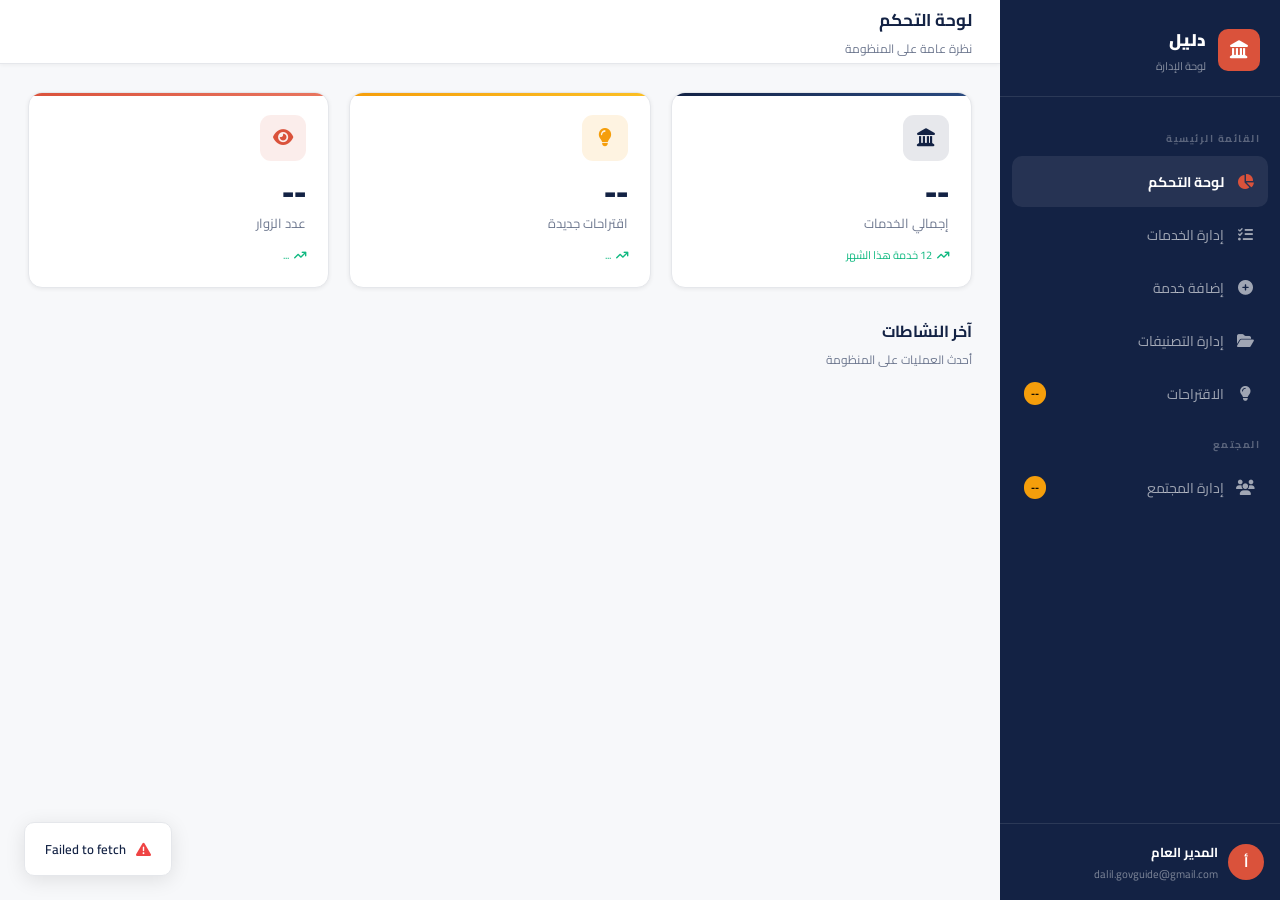
<file: dash.html>
<!DOCTYPE html>
<html lang="ar" dir="rtl">

<head>
  <meta charset="UTF-8">
  <meta name="viewport" content="width=device-width, initial-scale=1.0">
  <title>لوحة تحكم دليل</title>
  <link
    href="https://fonts.googleapis.com/css2?family=Cairo:wght@300;400;600;700;900&family=Tajawal:wght@300;400;500;700;800&display=swap"
    rel="stylesheet">
  <link rel="stylesheet" href="https://cdnjs.cloudflare.com/ajax/libs/font-awesome/6.5.0/css/all.min.css">
  <link rel="stylesheet" href="assets/dash.css">
</head>

<body>

  <div class="sidebar-overlay" id="sidebar-overlay" onclick="toggleSidebar()"></div>

  <aside class="sidebar" id="sidebar">
    <div class="sidebar-logo">
      <div class="logo-icon"><i class="fa-solid fa-landmark"></i></div>
      <div class="logo-text">
        <h1>دليل</h1><span>لوحة الإدارة</span>
      </div>
    </div>
    <nav class="nav">
      <div class="nav-label">القائمة الرئيسية</div>
      <div class="nav-item active" onclick="showSection('dashboard',this)">
        <span class="nav-icon"><i class="fa-solid fa-chart-pie"></i></span>لوحة التحكم
      </div>
      <div class="nav-item" onclick="showSection('services',this)">
        <span class="nav-icon"><i class="fa-solid fa-list-check"></i></span>إدارة الخدمات
      </div>
      <div class="nav-item" onclick="goAddService()">
        <span class="nav-icon"><i class="fa-solid fa-circle-plus"></i></span>إضافة خدمة
      </div>
      <div class="nav-item" onclick="showSection('categories',this)">
        <span class="nav-icon"><i class="fa-solid fa-folder-open"></i></span>إدارة التصنيفات
      </div>
      <div class="nav-item" onclick="showSection('suggestions',this)">
        <span class="nav-icon"><i class="fa-solid fa-lightbulb"></i></span>الاقتراحات
        <span class="nav-badge" id="nav-suggestions-badge">--</span>
      </div>
      <div class="nav-label">المجتمع</div>
      <div class="nav-item" onclick="showSection('community',this)">
        <span class="nav-icon"><i class="fa-solid fa-users"></i></span>إدارة المجتمع
        <span class="nav-badge" id="nav-community-badge">--</span>
      </div>
    </nav>
    <div class="sidebar-footer">
      <div class="admin-avatar">أ</div>
      <div class="admin-info">المدير العام<span>dalil.govguide@gmail.com</span></div>
    </div>
  </aside>

  <div class="main">
    <div class="topbar">
      <button class="menu-toggle" onclick="toggleSidebar()">
        <i class="fa-solid fa-bars"></i>
      </button>
      <div class="page-title" id="page-title">
        لوحة التحكم
        <span id="page-sub">نظرة عامة على المنظومة</span>
      </div>
      <div class="topbar-actions"></div>
    </div>

    <div class="content">

      <!-- DASHBOARD -->
      <div class="section active" id="section-dashboard">
        <div class="cards-grid">

          <div class="stat-card blue">
            <div class="card-icon blue"><i class="fa-solid fa-landmark"></i></div>
            <div class="card-num" id="stat-total-services">--</div>
            <div class="card-label">إجمالي الخدمات</div>
            <div class="card-change up"><i class="fa-solid fa-arrow-trend-up"></i> 12 خدمة هذا الشهر</div>
          </div>

          <div class="stat-card gold">
            <div class="card-icon gold"><i class="fa-solid fa-lightbulb"></i></div>
            <div class="card-num" id="stat-total-suggestions">--</div>
            <div class="card-label">اقتراحات جديدة</div>
            <div class="card-change up">
              <i class="fa-solid fa-arrow-trend-up"></i>
              <span id="stat-new-suggestions-today">...</span>
            </div>
          </div>

          <div class="stat-card green">
            <div class="card-icon green"><i class="fa-solid fa-eye"></i></div>
            <div class="card-num" id="stat-total-visitors">--</div>
            <div class="card-label">عدد الزوار</div>
            <div class="card-change up">
              <i class="fa-solid fa-arrow-trend-up"></i>
              <span id="stat-visitors-growth">...</span>
            </div>
          </div>

        </div>
        <div class="section-header">
          <div>
            <h2>آخر النشاطات</h2>
            <p>أحدث العمليات على المنظومة</p>
          </div>
        </div>
        <div class="activity-list"></div>
      </div>

      <!-- SERVICES -->
      <div class="section" id="section-services">
        <div class="section-header">
          <div>
            <h2>إدارة الخدمات</h2>
            <p>جميع الخدمات الحكومية المتاحة</p>
          </div>
          <button class="btn btn-primary" onclick="goAddService()">
            <i class="fa-solid fa-plus"></i> إضافة خدمة جديدة
          </button>
        </div>
        <div class="table-wrap">
          <table>
            <thead>
              <tr>
                <th>#</th>
                <th>اسم الخدمة</th>
                <th>التصنيف</th>
                <th>الرسوم</th>
                <th>النوع</th>
                <th>الإجراءات</th>
              </tr>
            </thead>
            <tbody></tbody>
          </table>
        </div>
      </div>

      <!-- ADD / EDIT SERVICE -->
      <div class="section" id="section-add-service">
        <div class="section-header">
          <div>
            <h2>إضافة خدمة جديدة</h2>
            <p>أدخل بيانات الخدمة الحكومية الجديدة</p>
          </div>
          <button class="back-btn" id="back-to-services"
            onclick="showSection('services', document.querySelectorAll('.nav-item')[1])" style="display:none;">
            <i class="fa-solid fa-arrow-left"></i>
          </button>
        </div>
        <div class="form-card">
          <div class="form-grid" style="margin-bottom:18px">

            <div class="form-group">
              <label><i class="fa-solid fa-file-signature"></i> اسم الخدمة *</label>
              <input type="text" placeholder="مثال: استخراج رخصة قيادة" id="svc-name">
            </div>
            <div class="form-group">
              <label><i class="fa-solid fa-layer-group"></i> تصنيف الخدمة *</label>
              <select id="svc-cat"></select>
            </div>
            <div class="form-group">
              <label><i class="fa-solid fa-tags"></i> نوع الخدمة *</label>
              <select id="svc-type">
                <option value="">اختر النوع</option>
                <option>اونلاين</option>
                <option>حضوري</option>
                <option>مختلط</option>
              </select>
            </div>
            <div class="form-group">
              <label><i class="fa-solid fa-money-bill-wave"></i> الرسوم</label>
              <input type="text" placeholder="مثال: 50 جنيه أو مجاناً" id="svc-fees">
            </div>
            <div class="form-group">
              <label><i class="fa-solid fa-clock"></i> مدة الإنجاز</label>
              <input type="text" placeholder="مثال: 3-5 أيام عمل" id="svc-duration">
            </div>
            <div class="form-group">
              <label><i class="fa-solid fa-link"></i> رابط الخدمة الإلكترونية</label>
              <input type="url" placeholder="https://..." id="svc-url">
            </div>
            <div class="form-group form-full">
              <label><i class="fa-solid fa-align-right"></i> وصف الخدمة *</label>
              <textarea id="svc-description" placeholder="اكتبي وصف مختصر وواضح للخدمة"></textarea>
            </div>

            <div class="form-group form-full">
              <label><i class="fa-solid fa-location-dot"></i> مكان التنفيذ</label>
              <div class="location-input-wrap">
                <div class="form-grid" style="margin-bottom:8px">
                  <input type="text" id="svc-location-name" placeholder="مثال: مديرية الأحوال المدنية"
                    oninput="updateLocationPreview()"
                    style="background:var(--surface2);border:1px solid var(--border);border-radius:9px;padding:11px 14px;color:var(--text);font-family:'Cairo',sans-serif;font-size:13px;outline:none;transition:border-color .2s,box-shadow .2s;width:100%"
                    onfocus="this.style.borderColor='var(--primary)';this.style.boxShadow='0 0 0 3px rgba(218,82,59,0.1)'"
                    onblur="this.style.borderColor='var(--border)';this.style.boxShadow='none'">
                  <input type="text" id="svc-location-address" placeholder="مثال: شارع الجمهورية، أسيوط"
                    oninput="updateLocationPreview()"
                    style="background:var(--surface2);border:1px solid var(--border);border-radius:9px;padding:11px 14px;color:var(--text);font-family:'Cairo',sans-serif;font-size:13px;outline:none;transition:border-color .2s,box-shadow .2s;width:100%"
                    onfocus="this.style.borderColor='var(--primary)';this.style.boxShadow='0 0 0 3px rgba(218,82,59,0.1)'"
                    onblur="this.style.borderColor='var(--border)';this.style.boxShadow='none'">
                </div>
                <div class="location-preview" id="location-preview">
                  <i class="fa-solid fa-location-dot"></i>
                  <span id="location-preview-text"></span>
                  <a href="#" id="location-preview-link" target="_blank" class="maps-btn-preview">
                    <i class="fa-solid fa-map-location-dot"></i> معاينة على الخريطة
                  </a>
                </div>
              </div>
            </div>

            <div class="form-group form-full">
              <label><i class="fa-solid fa-list-ol"></i> خطوات التنفيذ</label>
              <div class="steps-input-list" id="steps-input-list">
                <div class="step-input-row">
                  <span class="step-num-badge">1</span>
                  <input type="text" placeholder="مثال: الدخول على الموقع الإلكتروني" class="step-input">
                  <button class="doc-add-btn" onclick="addStepField()"><i class="fa-solid fa-plus"></i></button>
                </div>
              </div>
            </div>

            <div class="form-group form-full">
              <label><i class="fa-regular fa-file-lines"></i> الأوراق المطلوبة</label>
              <div class="docs-input-list" id="docs-input-list">
                <div class="doc-input-row">
                  <input type="text" placeholder="مثال: بطاقة الرقم القومي" class="doc-input">
                  <button class="doc-add-btn" onclick="addDocField()"><i class="fa-solid fa-plus"></i></button>
                </div>
              </div>
            </div>

          </div>
          <div class="form-actions">
            <button class="btn btn-primary" id="btn-add-service" onclick="addService()">
              <i class="fa-solid fa-circle-check"></i> إضافة الخدمة
            </button>
            <button class="btn btn-primary" id="btn-save-service" onclick="saveService()" style="display:none;">
              <i class="fa-solid fa-floppy-disk"></i> حفظ التعديلات
            </button>
          </div>
        </div>
      </div>

      <!-- CATEGORIES -->
      <div class="section" id="section-categories">
        <div class="section-header">
          <div>
            <h2>إدارة التصنيفات</h2>
            <p>إضافة وتعديل وحذف تصنيفات الخدمات</p>
          </div>
        </div>
        <div class="cat-layout">
          <div class="form-card cat-form-card">
            <h3 class="cat-form-title" id="cat-form-title">
              <i class="fa-solid fa-folder-plus"></i> إضافة تصنيف جديد
            </h3>
            <div class="form-group" style="margin-top:16px">
              <label><i class="fa-solid fa-tag"></i> اسم التصنيف *</label>
              <input type="text" id="cat-name" placeholder="مثال: الصحة">
            </div>
            <div class="form-actions" style="margin-top:18px">
              <button class="btn btn-outline" onclick="cancelCatEdit()" id="cat-cancel-btn" style="display:none">
                <i class="fa-solid fa-xmark"></i> إلغاء
              </button>
              <button class="btn btn-primary" onclick="saveCategory()" id="cat-save-btn">
                <i class="fa-solid fa-circle-check"></i> إضافة
              </button>
            </div>
          </div>
          <div class="cat-list-wrap">
            <div class="table-wrap">
              <table>
                <thead>
                  <tr>
                    <th>#</th>
                    <th>اسم التصنيف</th>
                    <th>عدد الخدمات</th>
                    <th>الإجراءات</th>
                  </tr>
                </thead>
                <tbody id="cat-tbody"></tbody>
              </table>
            </div>
          </div>
        </div>
      </div>

      <!-- SUGGESTIONS -->
      <div class="section" id="section-suggestions">
        <div class="section-header">
          <div>
            <h2>اقتراحات الخدمات</h2>
            <p id="suggestions-subtitle">-- اقتراحات تنتظر المراجعة</p>
          </div>
        </div>
        <div id="suggestions-list"></div>
      </div>

      <!-- COMMUNITY -->
      <div class="section" id="section-community">
        <div class="section-header">
          <div>
            <h2>إدارة المجتمع</h2>
            <p id="community-subtitle">مراجعة وإدارة المنشورات والتعليقات</p>
          </div>
        </div>

        <!-- جدول المنشورات -->
        <div id="comm-posts-panel">
          <div class="table-wrap">
            <table>
              <thead>
                <tr>
                  <th>#</th>
                  <th>المستخدم</th>
                  <th>المنشور</th>
                  <th>التاريخ</th>
                  <th>الإجراءات</th>
                </tr>
              </thead>
              <tbody id="posts-tbody">
              </tbody>
            </table>
          </div>
        </div>
      </div>
      <!-- END COMMUNITY -->

    </div>
  </div>

  <!-- MODAL -->
  <div class="modal-overlay" id="modal-overlay" onclick="closeModal(event)">
    <div class="modal" id="modal-box">
      <div class="modal-header">
        <h3 id="modal-title">تفاصيل</h3>
        <div class="modal-close" onclick="closeModal()"><i class="fa-solid fa-xmark"></i></div>
      </div>
      <div class="modal-body" id="modal-body"></div>
      <div class="modal-footer" id="modal-footer"></div>
    </div>
  </div>

  <script src="assets/dash.js"></script>
  <script>

    // ===== POSTS =====
    let postsData = [];

    async function loadPosts() {
      try {
        const token = localStorage.getItem("token");
        const res = await fetch(`${API_BASE}/posts`, {
          headers: token ? { Authorization: `Bearer ${token}` } : {}
        });
        if (!res.ok) throw new Error("فشل تحميل المنشورات");
        postsData = await res.json();
        renderPostsTable();

        const badge = document.getElementById("nav-community-badge");
        if (badge) badge.textContent = postsData.length;
      } catch (err) {
        console.warn("loadPosts:", err.message);
      }
    }

    function renderPostsTable() {
      const tbody = document.getElementById("posts-tbody");
      if (!tbody) return;
      tbody.innerHTML = postsData.map((post, index) => `
      <tr>
        <td>${index + 1}</td>
        <td>
          <div class="comm-user">
            <div class="comm-avatar">${(post.userName || "؟").charAt(0)}</div>
            <span>${post.userName || "--"}</span>
          </div>
        </td>
        <td class="comm-content-cell">${post.content || ""}</td>
        <td>${new Date(post.createdAt).toLocaleDateString("ar-EG")}</td>
        <td>
          <div class="actions-cell">
            <button class="icon-btn" onclick="viewPost(${post.id})">
              <i class="fa-solid fa-eye"></i>
            </button>
            <button class="icon-btn delete" onclick="confirmDeletePost(${post.id}, '${(post.userName || "").replace(/'/g, "\\'")}')">
              <i class="fa-solid fa-trash"></i>
            </button>
          </div>
        </td>
      </tr>
    `).join("");
    }

    // ===== VIEW POST + COMMENTS =====
    async function viewPost(postId) {
      const p = postsData.find(x => x.id === postId);
      if (!p) return;

      // نجيب التعليقات من الـ API
      let comments = [];
      try {
        const token = localStorage.getItem("token");
        const res = await fetch(`${API_BASE}/Comments/posts/${postId}/comments`, {
          headers: token ? { Authorization: `Bearer ${token}` } : {}
        });
        if (res.ok) comments = await res.json();
      } catch (err) {
        console.warn("loadComments:", err.message);
      }

      const commentsHTML = comments.length === 0
        ? `<p style="font-size:13px;color:var(--text-muted);padding:10px 0">لا توجد تعليقات على هذا المنشور.</p>`
        : `<div class="comments-thread">
          ${comments.map(c => `
            <div class="comment-item" id="comment-item-${postId}-${c.commentID}">
              <div class="comment-header">
                <div class="comm-user">
                  <div class="comm-avatar">${(c.userName || "؟").charAt(0)}</div>
                  <span style="font-size:13px;font-weight:700">${c.userName || "--"}</span>
                </div>
                <span style="font-size:11px;color:var(--text-dim)">
                  ${new Date(c.createdAt).toLocaleDateString("ar-EG")}
                </span>
              </div>
              <div class="comment-text">${c.content}</div>
              <div class="comment-actions">
                <button class="icon-btn delete" onclick="confirmDeleteComment(${postId}, ${c.commentID}, '${(c.userName || "").replace(/'/g, "\\'")}')">
                  <i class="fa-solid fa-trash"></i> حذف
                </button>
              </div>
            </div>
          `).join("")}
        </div>`;

      document.getElementById("modal-title").textContent = "تفاصيل المنشور";
      document.getElementById("modal-body").innerHTML = `
      <div class="modal-section">
        <div class="modal-section-title"><i class="fa-solid fa-user"></i> بيانات المستخدم</div>
        <div class="detail-grid">
          <div class="detail-item">
            <div class="detail-label">الاسم</div>
            <div class="detail-value">
              <div class="comm-user">
                <div class="comm-avatar">${(p.userName || "؟").charAt(0)}</div>
                <span>${p.userName || "--"}</span>
              </div>
            </div>
          </div>
          <div class="detail-item">
            <div class="detail-label">عدد التعليقات</div>
            <div class="detail-value" id="modal-comment-count-${p.id}">${comments.length} تعليق</div>
          </div>
        </div>
      </div>
      <div class="modal-section">
        <div class="modal-section-title"><i class="fa-solid fa-newspaper"></i> محتوى المنشور</div>
        <p style="font-size:14px;line-height:1.9;color:var(--text);background:rgba(19,34,68,0.04);padding:14px 16px;border-radius:10px;border:1px solid var(--border)">
          ${p.content}
        </p>
      </div>
      <div class="modal-section">
        <div class="modal-section-title"><i class="fa-solid fa-comments"></i> التعليقات</div>
        <div id="modal-comments-list-${p.id}">${commentsHTML}</div>
      </div>
    `;

      document.getElementById("modal-footer").innerHTML = `
      <button class="btn btn-danger" onclick="confirmDeletePost(${p.id}, '${(p.userName || "").replace(/'/g, "\\'")}', true)">
        <i class="fa-solid fa-trash"></i> حذف المنشور
      </button>
      <button class="btn btn-outline" onclick="closeModal()">
        <i class="fa-solid fa-xmark"></i> إغلاق
      </button>
    `;

      document.getElementById("modal-overlay").classList.add("open");
    }

    // ===== DELETE POST =====
    function confirmDeletePost(id, userName, fromModal = false) {
      document.getElementById("modal-title").innerHTML =
        '<i class="fa-solid fa-trash" style="margin-left:8px"></i> حذف المنشور';
      document.getElementById("modal-body").innerHTML = `
      <div class="delete-modal-body">
        <div class="delete-icon"><i class="fa-solid fa-triangle-exclamation"></i></div>
        <h4>هل أنت متأكد من الحذف؟</h4>
        <p>سيتم حذف منشور <span class="delete-service-name">"${userName}"</span> بشكل نهائي<br>
        ولا يمكن التراجع عن هذا الإجراء.</p>
      </div>
    `;
      document.getElementById("modal-footer").innerHTML = `
      <button class="btn btn-outline" onclick="${fromModal ? `viewPost(${id})` : 'closeModal()'}">
        <i class="fa-solid fa-xmark"></i> إلغاء
      </button>
      <button class="btn btn-danger" onclick="executeDeletePost(${id})">
        <i class="fa-solid fa-trash"></i> نعم، احذف
      </button>
    `;
      document.getElementById("modal-overlay").classList.add("open");
    }

    async function executeDeletePost(id) {
      try {
        const token = localStorage.getItem("token");
        const res = await fetch(`${API_BASE}/posts/${id}`, {
          method: "DELETE",
          headers: { Authorization: `Bearer ${token}` }
        });
        if (!res.ok) throw new Error("فشل حذف المنشور");
        closeModal();
        await loadPosts();
        showToast("error", '<i class="fa-solid fa-trash"></i> تم حذف المنشور بنجاح');
      } catch (err) {
        showToast("error", `<i class="fa-solid fa-triangle-exclamation"></i> ${err.message}`);
      }
    }

    // ===== DELETE COMMENT =====
    function confirmDeleteComment(postId, commentId, userName) {
      document.getElementById("modal-title").innerHTML =
        '<i class="fa-solid fa-trash" style="margin-left:8px"></i> حذف التعليق';
      document.getElementById("modal-body").innerHTML = `
      <div class="delete-modal-body">
        <div class="delete-icon"><i class="fa-solid fa-triangle-exclamation"></i></div>
        <h4>هل أنت متأكد من الحذف؟</h4>
        <p>سيتم حذف تعليق <span class="delete-service-name">"${userName}"</span> بشكل نهائي.</p>
      </div>
    `;
      document.getElementById("modal-footer").innerHTML = `
      <button class="btn btn-outline" onclick="viewPost(${postId})">
        <i class="fa-solid fa-xmark"></i> إلغاء
      </button>
      <button class="btn btn-danger" onclick="executeDeleteComment(${postId}, ${commentId})">
        <i class="fa-solid fa-trash"></i> نعم، احذف
      </button>
    `;
      document.getElementById("modal-overlay").classList.add("open");
    }

    async function executeDeleteComment(postId, commentId) {
      try {
        const token = localStorage.getItem("token");
        const res = await fetch(`${API_BASE}/Comments/${commentId}`, {
          method: "DELETE",
          headers: { Authorization: `Bearer ${token}` }
        });
        if (!res.ok) throw new Error("فشل حذف التعليق");

        // حذف من الـ DOM مباشرة من غير ما نعمل reload
        const el = document.getElementById(`comment-item-${postId}-${commentId}`);
        if (el) el.remove();

        // تحديث عداد التعليقات في المودال
        const countEl = document.getElementById(`modal-comment-count-${postId}`);
        if (countEl) {
          const current = parseInt(countEl.textContent) || 1;
          countEl.textContent = (current - 1) + " تعليق";
        }

        // لو ما في تعليقات خليه فاضي
        const listEl = document.getElementById(`modal-comments-list-${postId}`);
        if (listEl && listEl.querySelectorAll(".comment-item").length === 0) {
          listEl.innerHTML = '<p style="font-size:13px;color:var(--text-muted);padding:10px 0">لا توجد تعليقات على هذا المنشور.</p>';
        }

        showToast("error", '<i class="fa-solid fa-trash"></i> تم حذف التعليق بنجاح');
      } catch (err) {
        showToast("error", `<i class="fa-solid fa-triangle-exclamation"></i> ${err.message}`);
      }
    }

    // ===== INIT =====
    window.addEventListener("load", () => {
    loadPosts();
});
  </script>
</body>

</html>
</file>
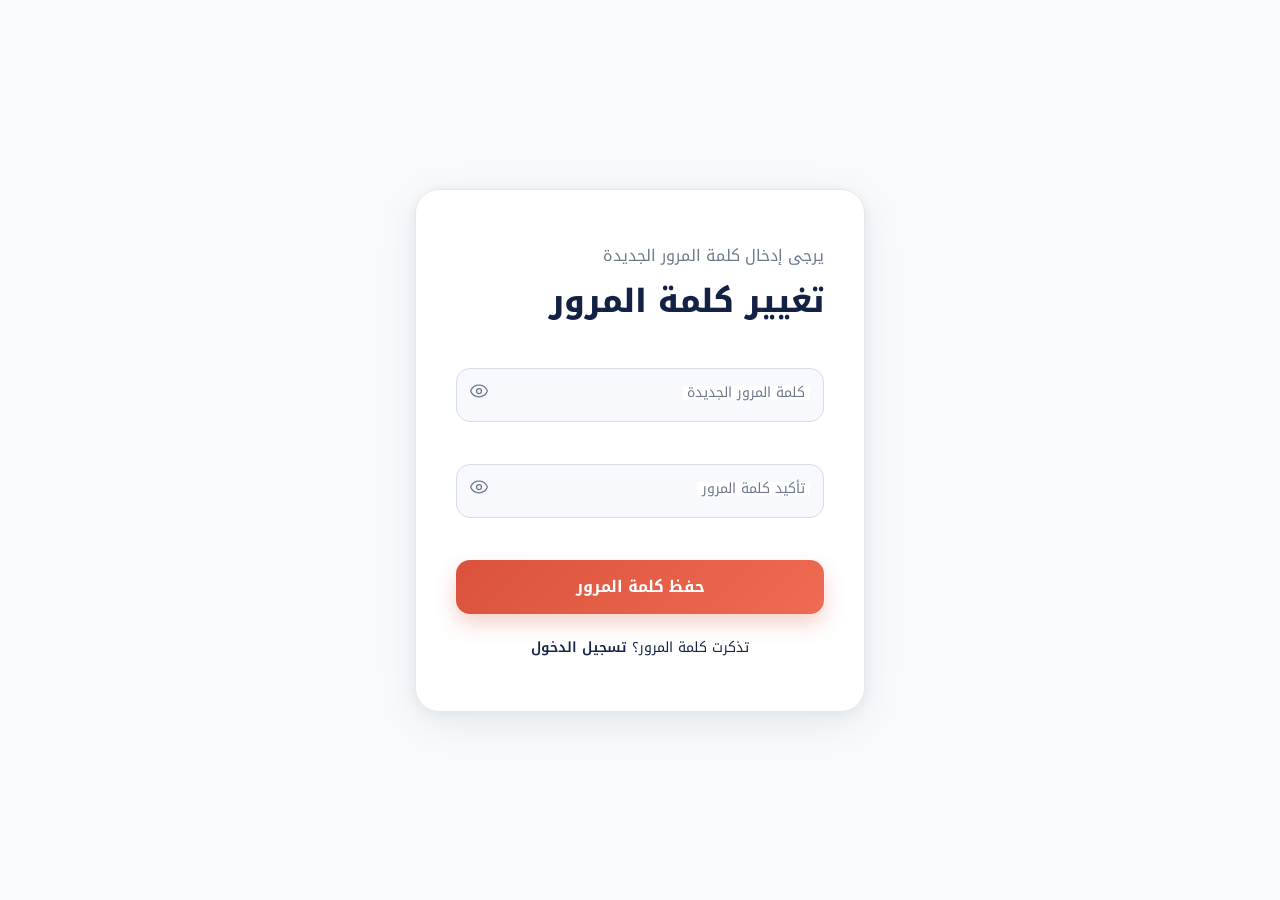
<file: resetPassword.html>
<!DOCTYPE html>
<html lang="ar" dir="rtl">

<head>
    <meta charset="UTF-8" />
    <meta name="viewport" content="width=device-width, initial-scale=1.0" />
    <title>تغيير كلمة المرور</title>
    <link rel="stylesheet" href="assets/style.css" />
    <link rel="stylesheet" href="assets/resetPassword.css" />
</head>

<body>
    <div class="container">
        <div class="form-container">

            <div class="form-header">
                <p>يرجى إدخال كلمة المرور الجديدة</p>
                <h1>تغيير كلمة المرور</h1>
            </div>

            <form class="form-box" id="resetForm" novalidate>
                <div class="input-group">
                    <input type="password" id="newPassword" class="input-field" placeholder=" " required />
                    <label for="newPassword" class="floating-label">كلمة المرور الجديدة</label>
                    <span id="newPasswordError" class="error"></span>
                    <div class="eye-icon" onclick="togglePassword('newPassword', this)">
                        <svg class="eye-open" xmlns="http://www.w3.org/2000/svg" width="20" height="20"
                            viewBox="0 0 24 24" fill="none" stroke="currentColor" stroke-width="1.5"
                            stroke-linecap="round" stroke-linejoin="round">
                            <path
                                d="M2.062 12.348a1 1 0 0 1 0-.696 10.75 10.75 0 0 1 19.876 0 1 1 0 0 1 0 .696 10.75 10.75 0 0 1-19.876 0" />
                            <circle cx="12" cy="12" r="3" />
                        </svg>
                        <svg class="eye-closed" xmlns="http://www.w3.org/2000/svg" width="20" height="20"
                            viewBox="0 0 24 24" fill="none" stroke="currentColor" stroke-width="1.5"
                            stroke-linecap="round" stroke-linejoin="round" style="display:none;">
                            <path
                                d="M10.733 5.076a10.744 10.744 0 0 1 11.205 6.575 1 1 0 0 1 0 .696 10.747 10.747 0 0 1-1.444 2.49" />
                            <path d="M14.084 14.158a3 3 0 0 1-4.242-4.242" />
                            <path
                                d="M17.479 17.499a10.75 10.75 0 0 1-15.417-5.151 1 1 0 0 1 0-.696 10.75 10.75 0 0 1 4.446-5.143" />
                            <path d="m2 2 20 20" />
                        </svg>
                    </div>
                </div>

                <div class="input-group">
                    <input type="password" id="confirmPassword" class="input-field" placeholder=" " required />
                    <label for="confirmPassword" class="floating-label">تأكيد كلمة المرور</label>
                    <span id="confirmPasswordError" class="error"></span>
                    <div class="eye-icon" onclick="togglePassword('confirmPassword', this)">
                        <svg class="eye-open" xmlns="http://www.w3.org/2000/svg" width="20" height="20"
                            viewBox="0 0 24 24" fill="none" stroke="currentColor" stroke-width="1.5"
                            stroke-linecap="round" stroke-linejoin="round">
                            <path
                                d="M2.062 12.348a1 1 0 0 1 0-.696 10.75 10.75 0 0 1 19.876 0 1 1 0 0 1 0 .696 10.75 10.75 0 0 1-19.876 0" />
                            <circle cx="12" cy="12" r="3" />
                        </svg>
                        <svg class="eye-closed" xmlns="http://www.w3.org/2000/svg" width="20" height="20"
                            viewBox="0 0 24 24" fill="none" stroke="currentColor" stroke-width="1.5"
                            stroke-linecap="round" stroke-linejoin="round" style="display:none;">
                            <path
                                d="M10.733 5.076a10.744 10.744 0 0 1 11.205 6.575 1 1 0 0 1 0 .696 10.747 10.747 0 0 1-1.444 2.49" />
                            <path d="M14.084 14.158a3 3 0 0 1-4.242-4.242" />
                            <path
                                d="M17.479 17.499a10.75 10.75 0 0 1-15.417-5.151 1 1 0 0 1 0-.696 10.75 10.75 0 0 1 4.446-5.143" />
                            <path d="m2 2 20 20" />
                        </svg>
                    </div>
                </div>

                <button type="button" class="form-btn form-btn--submit" id="resetBtn">
                    حفظ كلمة المرور
                </button>
            </form>

            <div class="form-bottom">
                <p>تذكرت كلمة المرور؟ <a href="login.html" class="form-link">تسجيل الدخول</a></p>
            </div>
        </div>
    </div>

    <script src="assets/resetPassword.js"></script>
</body>

</html>
</file>
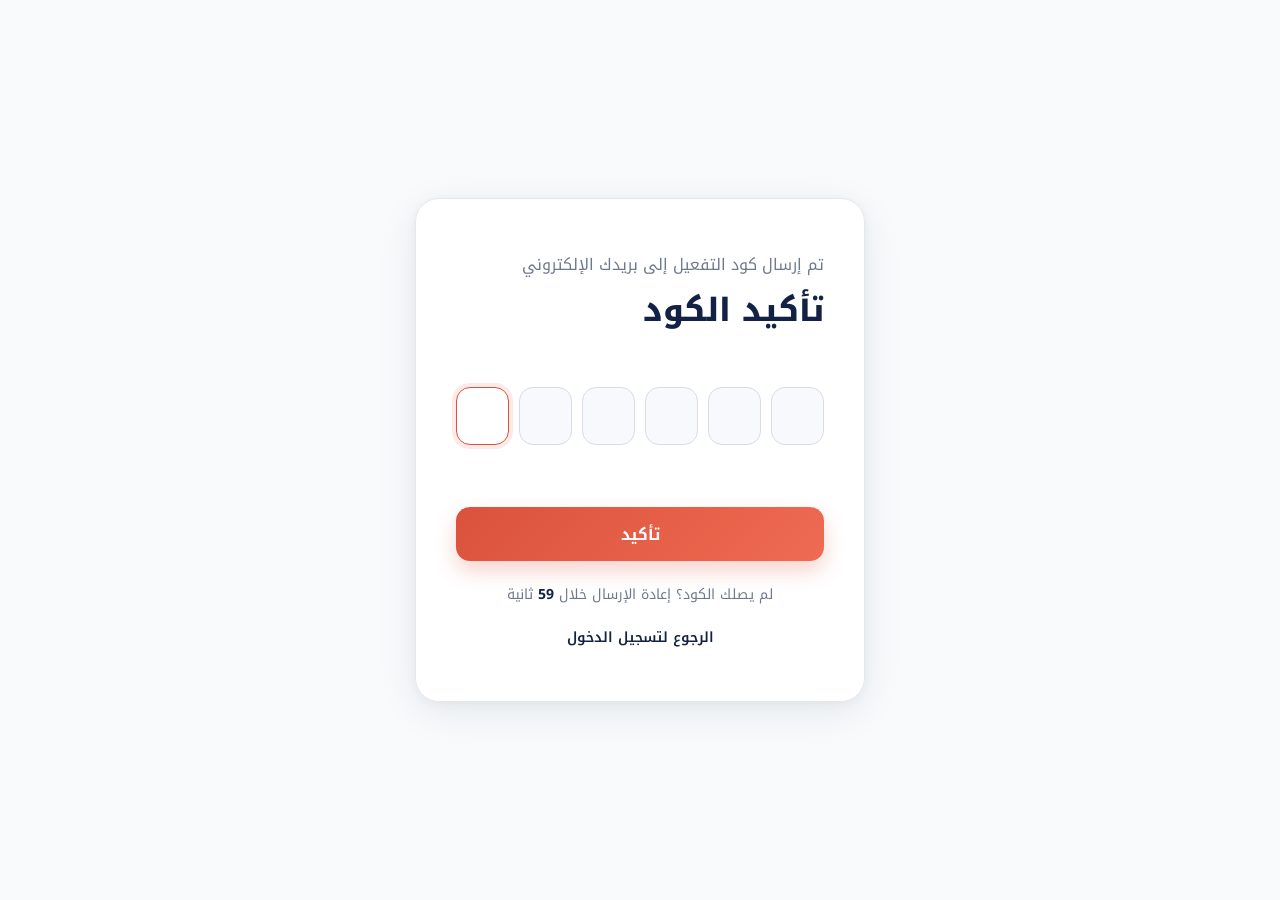
<file: verfiy.html>
<!DOCTYPE html>
<html lang="ar" dir="rtl">

<head>
    <meta charset="UTF-8" />
    <meta name="viewport" content="width=device-width, initial-scale=1.0" />
    <title>تأكيد الكود</title>
    <link rel="stylesheet" href="assets/style.css" />
    <link rel="stylesheet" href="assets/verfiy.css" />
</head>

<body>
    <div class="container">
        <div class="form-container">

            <div class="form-header">
                <p>تم إرسال كود التفعيل إلى <span id="userEmail">بريدك الإلكتروني</span></p>
                <h1>تأكيد الكود</h1>
            </div>

            <form class="form-box" id="verifyForm" novalidate>
                <div class="otp-group" id="otpGroup">
                    <input type="text" inputmode="numeric" maxlength="1" class="otp-input" data-index="0"
                        autocomplete="one-time-code" />
                    <input type="text" inputmode="numeric" maxlength="1" class="otp-input" data-index="1" />
                    <input type="text" inputmode="numeric" maxlength="1" class="otp-input" data-index="2" />
                    <input type="text" inputmode="numeric" maxlength="1" class="otp-input" data-index="3" />
                    <input type="text" inputmode="numeric" maxlength="1" class="otp-input" data-index="4" />
                    <input type="text" inputmode="numeric" maxlength="1" class="otp-input" data-index="5" />
                </div>
                <span id="codeError" class="error otp-error"></span>

                <button type="button" class="form-btn form-btn--submit" id="verifyBtn">
                    تأكيد
                </button>
            </form>

            <div class="form-bottom">
                <p class="resend-text">
                    لم يصلك الكود؟
                    <span id="resendTimer">إعادة الإرسال خلال <b id="timerCount">60</b> ثانية</span>
                    <a href="#" id="resendLink" class="form-link" style="display:none;">إعادة إرسال الكود</a>
                </p>
                <p><a href="login.html" class="form-link">الرجوع لتسجيل الدخول</a></p>
            </div>
        </div>
    </div>

    <script src="assets/verfiy.js"></script>
</body>

</html>
</file>
<file: assets/dash.css>
:root {
  --primary: #DA523B;
  --primary-dark: #b8412c;
  --primary-light: #e8755f;
  --navy: #132244;
  --navy-mid: #1e3460;
  --navy-light: #2a4a80;
  --bg: #f7f8fa;
  --surface: #ffffff;
  --surface2: #f7f8fa;
  --border: #e5e7eb;
  --text: #132244;
  --text-muted: #6E788F;
  --text-dim: #9ca3af;
  --gold: #f59e0b;
  --green: #10b981;
  --red: #ef4444;
  --sidebar-w: 280px;
  --radius: 12px;
  --shadow-sm: 0 1px 4px rgba(0, 0, 0, 0.07);
  --shadow: 0 4px 20px rgba(0, 0, 0, 0.10);
  --transition: 0.3s cubic-bezier(0.4, 0, 0.2, 1);
}

* {
  margin: 0;
  padding: 0;
  box-sizing: border-box;
}

body {
  font-family: 'Cairo', 'Tajawal', sans-serif;
  background: var(--bg);
  color: var(--text);
  min-height: 100vh;
  display: flex;
  overflow: hidden;
  direction: rtl;
}

.sidebar {
  width: var(--sidebar-w);
  background: var(--navy);
  display: flex;
  flex-direction: column;
  height: 100vh;
  position: fixed;
  right: 0;
  top: 0;
  z-index: 200;
  overflow-y: auto;
  transition: transform 0.3s ease;
}

.sidebar-logo {
  padding: 24px 20px 20px;
  border-bottom: 1px solid rgba(255, 255, 255, 0.1);
  display: flex;
  align-items: center;
  gap: 12px;
  flex-shrink: 0;
}

.logo-icon {
  width: 42px;
  height: 42px;
  background: var(--primary);
  border-radius: 10px;
  display: flex;
  align-items: center;
  justify-content: center;
  font-size: 18px;
  color: #fff;
  flex-shrink: 0;
}

.logo-text h1 {
  font-size: 17px;
  font-weight: 900;
  color: #fff;
  margin: 0;
}

.logo-text span {
  color: rgba(255, 255, 255, 0.5);
  font-size: 11px;
  display: block;
}

.nav {
  padding: 16px 12px;
  flex: 1;
}

.nav-label {
  font-size: 10px;
  font-weight: 700;
  color: rgba(255, 255, 255, 0.3);
  letter-spacing: 1.5px;
  padding: 0 8px;
  margin: 16px 0 8px;
  text-transform: uppercase;
}

.nav-item {
  display: flex;
  align-items: center;
  gap: 10px;
  padding: 11px 12px;
  border-radius: 10px;
  cursor: pointer;
  transition: background 0.2s, color 0.2s;
  font-size: 14px;
  color: rgba(255, 255, 255, 0.6);
  margin-bottom: 2px;
  user-select: none;
}

.nav-item:hover {
  background: rgba(255, 255, 255, 0.08);
  color: #fff;
}

.nav-item.active {
  background: rgba(255, 255, 255, 0.08);
  color: #fff;
  font-weight: 700;
}

.nav-icon {
  font-size: 15px;
  width: 22px;
  text-align: center;
  color: rgba(255, 255, 255, 0.6);
}

.nav-item:hover .nav-icon {
  color: #fff;
}

.nav-item.active .nav-icon {
  color: var(--primary);
}

.nav-badge {
  margin-right: auto;
  background: var(--gold);
  color: #000;
  font-size: 10px;
  font-weight: 700;
  padding: 2px 7px;
  border-radius: 20px;
}

.sidebar-footer {
  padding: 16px;
  border-top: 1px solid rgba(255, 255, 255, 0.1);
  display: flex;
  align-items: center;
  gap: 10px;
  flex-shrink: 0;
}

.admin-avatar {
  width: 36px;
  height: 36px;
  background: var(--primary);
  border-radius: 50%;
  display: flex;
  align-items: center;
  justify-content: center;
  font-weight: 700;
  font-size: 14px;
  color: #fff;
  flex-shrink: 0;
}

.admin-info {
  font-size: 13px;
  font-weight: 700;
  color: #fff;
}

.admin-info span {
  font-size: 11px;
  color: rgba(255, 255, 255, 0.45);
  display: block;
  font-weight: 400;
}

.menu-toggle {
  display: none;
  width: 38px;
  height: 38px;
  background: var(--navy);
  border: none;
  border-radius: 9px;
  align-items: center;
  justify-content: center;
  cursor: pointer;
  font-size: 17px;
  color: #fff;
  flex-shrink: 0;
  transition: background 0.2s;
}

.menu-toggle:hover {
  background: var(--navy-mid);
}

.sidebar-overlay {
  display: none;
  position: fixed;
  inset: 0;
  background: rgba(0, 0, 0, 0.4);
  z-index: 150;
}

.main {
  margin-right: var(--sidebar-w);
  flex: 1;
  height: 100vh;
  overflow-y: auto;
  display: flex;
  flex-direction: column;
  background: var(--bg);
}

.topbar {
  background: var(--surface);
  border-bottom: 1px solid var(--border);
  padding: 0 28px;
  height: 64px;
  display: flex;
  align-items: center;
  justify-content: space-between;
  gap: 12px;
  position: sticky;
  top: 0;
  z-index: 50;
  box-shadow: 0 1px 4px rgba(0, 0, 0, 0.05);
}

.page-title {
  font-size: 17px;
  font-weight: 700;
  color: var(--navy);
  flex: 1;
}

.page-title span {
  font-size: 12px;
  color: var(--text-muted);
  font-weight: 400;
  display: block;
  margin-top: 1px;
}

.content {
  padding: 28px;
  flex: 1;
}

.section {
  display: none;
}

.section.active {
  display: block;
  animation: fadeIn 0.3s ease;
}

@keyframes fadeIn {
  from {
    opacity: 0;
    transform: translateY(8px)
  }

  to {
    opacity: 1;
    transform: translateY(0)
  }
}

.cards-grid {
  display: grid;
  grid-template-columns: repeat(3, 1fr);
  gap: 20px;
  margin-bottom: 28px;
}

.stat-card {
  background: var(--surface);
  border: 1px solid var(--border);
  border-radius: 14px;
  padding: 22px;
  position: relative;
  overflow: hidden;
  transition: transform 0.2s, box-shadow 0.2s;
  box-shadow: var(--shadow-sm);
}

.stat-card:hover {
  transform: translateY(-2px);
  box-shadow: var(--shadow);
}

.stat-card::after {
  content: '';
  position: absolute;
  top: 0;
  left: 0;
  right: 0;
  height: 3px;
  border-radius: 14px 14px 0 0;
}

.stat-card.blue::after {
  background: linear-gradient(90deg, var(--navy), var(--navy-light));
}

.stat-card.gold::after {
  background: linear-gradient(90deg, var(--gold), #fbbf24);
}

.stat-card.green::after {
  background: linear-gradient(90deg, var(--primary), var(--primary-light));
}

.card-icon {
  width: 46px;
  height: 46px;
  border-radius: 11px;
  display: flex;
  align-items: center;
  justify-content: center;
  font-size: 18px;
  margin-bottom: 14px;
}

.card-icon.blue {
  background: rgba(19, 34, 68, 0.1);
  color: var(--navy);
}

.card-icon.gold {
  background: rgba(245, 158, 11, 0.12);
  color: var(--gold);
}

.card-icon.green {
  background: rgba(218, 82, 59, 0.1);
  color: var(--primary);
}

.card-num {
  font-size: 32px;
  font-weight: 900;
  line-height: 1;
  margin-bottom: 4px;
  color: var(--navy);
}

.card-label {
  font-size: 13px;
  color: var(--text-muted);
}

.card-change {
  font-size: 11px;
  margin-top: 10px;
  display: flex;
  align-items: center;
  gap: 5px;
}

.card-change.up {
  color: var(--green);
}

.section-header {
  display: flex;
  align-items: center;
  justify-content: space-between;
  margin-bottom: 18px;
  gap: 12px;
  flex-wrap: wrap;
}

.section-header h2 {
  font-size: 16px;
  font-weight: 700;
  color: var(--navy);
}

.section-header p {
  font-size: 12px;
  color: var(--text-muted);
  margin-top: 2px;
}

.btn {
  padding: 9px 18px;
  border-radius: 8px;
  font-family: 'Cairo', sans-serif;
  font-size: 13px;
  font-weight: 700;
  cursor: pointer;
  border: none;
  transition: all 0.2s;
  display: inline-flex;
  align-items: center;
  gap: 7px;
  white-space: nowrap;
}

.btn-primary {
  background: var(--primary);
  color: #fff;
}

.btn-primary:hover {
  background: var(--primary-dark);
}

.btn-success {
  background: var(--green);
  color: #fff;
}

.btn-success:hover {
  background: #059669;
}

.btn-danger {
  background: var(--red);
  color: #fff;
}

.btn-danger:hover {
  background: #dc2626;
}

.btn-outline {
  background: transparent;
  border: 1px solid var(--border);
  color: var(--text-muted);
}

.btn-outline:hover {
  border-color: var(--primary);
  color: var(--primary);
  background: rgba(218, 82, 59, 0.05);
}

.btn-sm {
  padding: 6px 12px;
  font-size: 12px;
}

.back-btn {
  background: var(--navy);
  color: #fff;
  width: 36px;
  height: 36px;
  border-radius: 8px;
  font-size: 15px;
  cursor: pointer;
  transition: all 0.2s;
  display: flex;
  align-items: center;
  justify-content: center;
  border: none;
  flex-shrink: 0;
}

.back-btn:hover {
  background: var(--navy-mid);
}

.table-wrap {
  background: var(--surface);
  border: 1px solid var(--border);
  border-radius: 14px;
  overflow: hidden;
  box-shadow: var(--shadow-sm);
  overflow-x: auto;
}

table {
  width: 100%;
  border-collapse: collapse;
  min-width: 480px;
}

thead {
  background: #f7f8fa;
}

th {
  padding: 13px 16px;
  text-align: right;
  font-size: 12px;
  font-weight: 700;
  color: var(--navy);
  letter-spacing: 0.3px;
  border-bottom: 1px solid var(--border);
  white-space: nowrap;
}

td {
  padding: 13px 16px;
  font-size: 13px;
  border-bottom: 1px solid var(--border);
  vertical-align: middle;
  color: var(--text);
}

tr:last-child td {
  border-bottom: none;
}

tr:hover td {
  background: rgba(218, 82, 59, 0.025);
}

.td-num {
  color: var(--text-dim) !important;
  font-size: 12px !important;
}

.fee-green {
  color: #059669;
  font-weight: 700;
}

.fee-free {
  color: var(--primary);
  font-weight: 700;
}

.badge {
  display: inline-flex;
  padding: 3px 10px;
  border-radius: 20px;
  font-size: 11px;
  font-weight: 700;
  white-space: nowrap;
}

.badge-navy {
  background: rgba(19, 34, 68, 0.1);
  color: var(--navy);
}

.badge-green {
  background: rgba(16, 185, 129, 0.1);
  color: #059669;
}

.badge-gold {
  background: rgba(245, 158, 11, 0.12);
  color: #d97706;
}

.badge-red {
  background: rgba(239, 68, 68, 0.1);
  color: #dc2626;
}

.badge-primary {
  background: rgba(218, 82, 59, 0.1);
  color: var(--primary-dark);
}

.badge-purple {
  background: rgba(139, 92, 246, 0.1);
  color: #7c3aed;
}

.badge-blue {
  background: rgba(19, 34, 68, 0.1);
  color: var(--navy);
}

.actions-cell {
  display: flex;
  align-items: center;
  gap: 6px;
}

.icon-btn {
  width: 32px;
  height: 32px;
  border-radius: 7px;
  border: 1px solid var(--border);
  background: var(--surface2);
  display: flex;
  align-items: center;
  justify-content: center;
  cursor: pointer;
  font-size: 13px;
  transition: all 0.2s;
  color: var(--text-muted);
  flex-shrink: 0;
}

.icon-btn:hover {
  border-color: var(--primary);
  color: var(--primary);
  background: rgba(218, 82, 59, 0.08);
}

.icon-btn.delete:hover {
  border-color: var(--red);
  color: var(--red);
  background: rgba(239, 68, 68, 0.08);
}

.form-grid {
  display: grid;
  grid-template-columns: 1fr 1fr;
  gap: 18px;
}

.form-full {
  grid-column: 1/-1;
}

.form-group {
  display: flex;
  flex-direction: column;
  gap: 7px;
}

.form-group label {
  font-size: 13px;
  font-weight: 700;
  color: var(--navy);
  display: flex;
  align-items: center;
  gap: 6px;
}

.form-group label i {
  color: var(--primary);
  font-size: 12px;
}

.form-group input,
.form-group select,
.form-group textarea {
  background: var(--surface2);
  border: 1px solid var(--border);
  border-radius: 9px;
  padding: 11px 14px;
  color: var(--text);
  font-family: 'Cairo', sans-serif;
  font-size: 13px;
  transition: border-color 0.2s, box-shadow 0.2s;
  outline: none;
  width: 100%;
}

.form-group input:hover,
.form-group select:hover,
.form-group textarea:hover {
  border-color: var(--primary);
}

.form-group input:focus,
.form-group select:focus,
.form-group textarea:focus {
  border-color: var(--primary);
  box-shadow: 0 0 0 3px rgba(218, 82, 59, 0.1);
  background: #fff;
}

.form-group textarea {
  resize: vertical;
  min-height: 90px;
}

.form-card {
  background: var(--surface);
  border: 1px solid var(--border);
  border-radius: 14px;
  padding: 24px;
  box-shadow: var(--shadow-sm);
}

.form-actions {
  display: flex;
  gap: 12px;
  justify-content: flex-end;
  padding-top: 18px;
  border-top: 1px solid var(--border);
  flex-wrap: wrap;
}

.docs-input-list {
  display: flex;
  flex-direction: column;
  gap: 8px;
}

.doc-input-row {
  display: flex;
  align-items: center;
  gap: 8px;
}

.doc-input-row input {
  flex: 1;
  background: var(--surface2);
  border: 1px solid var(--border);
  border-radius: 9px;
  padding: 10px 14px;
  color: var(--text);
  font-family: 'Cairo', sans-serif;
  font-size: 13px;
  outline: none;
  transition: border-color 0.2s, box-shadow 0.2s;
  min-width: 0;
}

.doc-input-row input:focus {
  border-color: var(--primary);
  box-shadow: 0 0 0 3px rgba(218, 82, 59, 0.1);
  background: #fff;
}

.doc-add-btn {
  width: 36px;
  height: 36px;
  flex-shrink: 0;
  background: var(--primary);
  color: #fff;
  border: none;
  border-radius: 8px;
  display: flex;
  align-items: center;
  justify-content: center;
  cursor: pointer;
  font-size: 14px;
  transition: all 0.2s;
}

.doc-add-btn:hover {
  background: var(--primary-dark);
}

.doc-remove-btn {
  width: 36px;
  height: 36px;
  flex-shrink: 0;
  background: rgba(239, 68, 68, 0.08);
  color: var(--red);
  border: 1px solid rgba(239, 68, 68, 0.2);
  border-radius: 8px;
  display: flex;
  align-items: center;
  justify-content: center;
  cursor: pointer;
  font-size: 13px;
  transition: all 0.2s;
}

.doc-remove-btn:hover {
  background: var(--red);
  color: #fff;
  border-color: var(--red);
}

.steps-input-list {
  display: flex;
  flex-direction: column;
  gap: 8px;
}

.step-input-row {
  display: flex;
  align-items: center;
  gap: 8px;
}

.step-num-badge {
  width: 28px;
  height: 28px;
  flex-shrink: 0;
  background: rgba(19, 34, 68, 0.08);
  color: var(--navy);
  border-radius: 50%;
  display: flex;
  align-items: center;
  justify-content: center;
  font-size: 11px;
  font-weight: 900;
}

.step-input-row input {
  flex: 1;
  background: var(--surface2);
  border: 1px solid var(--border);
  border-radius: 9px;
  padding: 10px 14px;
  color: var(--text);
  font-family: 'Cairo', sans-serif;
  font-size: 13px;
  outline: none;
  transition: border-color 0.2s, box-shadow 0.2s;
  min-width: 0;
}

.step-input-row input:focus {
  border-color: var(--primary);
  box-shadow: 0 0 0 3px rgba(218, 82, 59, 0.1);
  background: #fff;
}

.location-input-wrap {
  display: flex;
  flex-direction: column;
  gap: 8px;
}

.location-preview {
  display: none;
  align-items: center;
  gap: 8px;
  padding: 9px 14px;
  background: rgba(19, 34, 68, 0.05);
  border: 1px solid rgba(19, 34, 68, 0.12);
  border-radius: 9px;
  font-size: 12px;
  color: var(--navy);
}

.location-preview.show {
  display: flex;
}

.location-preview i {
  color: var(--primary);
  font-size: 13px;
}

.maps-btn-preview {
  margin-right: auto;
  display: inline-flex;
  align-items: center;
  gap: 6px;
  padding: 5px 12px;
  background: #1a73e8;
  color: #fff;
  border-radius: 7px;
  font-size: 11px;
  font-weight: 700;
  text-decoration: none;
  font-family: 'Cairo', sans-serif;
  transition: background 0.2s;
}

.maps-btn-preview:hover {
  background: #1557b0;
}

.cat-layout {
  display: grid;
  grid-template-columns: 300px 1fr;
  gap: 20px;
  align-items: start;
}

.cat-form-card {
  position: sticky;
  top: 0;
}

.cat-form-title {
  font-size: 14px;
  font-weight: 700;
  color: var(--navy);
  display: flex;
  align-items: center;
  gap: 8px;
}

.suggestion-item {
  background: var(--surface);
  border: 1px solid var(--border);
  border-radius: 12px;
  padding: 18px 20px;
  margin-bottom: 12px;
  display: flex;
  align-items: center;
  justify-content: space-between;
  transition: all 0.2s;
  box-shadow: var(--shadow-sm);
  gap: 12px;
  flex-wrap: wrap;
}

.suggestion-item:hover {
  border-color: var(--primary);
  box-shadow: 0 4px 16px rgba(218, 82, 59, 0.1);
}

.suggestion-info {
  flex: 1;
  min-width: 0;
}

.suggestion-name {
  font-size: 15px;
  font-weight: 700;
  color: var(--navy);
  margin-bottom: 6px;
}

.suggestion-meta {
  font-size: 12px;
  color: var(--text-muted);
  display: flex;
  align-items: center;
  gap: 14px;
  flex-wrap: wrap;
}

.suggestion-meta span {
  display: flex;
  align-items: center;
  gap: 5px;
}

.suggestion-meta i {
  color: var(--primary);
}

.suggestion-actions {
  display: flex;
  align-items: center;
  gap: 8px;
  flex-shrink: 0;
}

/* ===== COMMUNITY ===== */
.comm-user {
  display: flex;
  align-items: center;
  gap: 9px;
  white-space: nowrap;
}

.comm-avatar {
  width: 32px;
  height: 32px;
  border-radius: 50%;
  background: var(--navy);
  color: #fff;
  display: flex;
  align-items: center;
  justify-content: center;
  font-size: 12px;
  font-weight: 700;
  flex-shrink: 0;
}

.comm-content-cell {
  max-width: 300px;
  overflow: hidden;
  text-overflow: ellipsis;
  white-space: nowrap;
  font-size: 13px;
  color: var(--text-muted);
}

/* ===== COMMENTS THREAD في المودال ===== */
.comments-thread {
  display: flex;
  flex-direction: column;
  gap: 10px;
}

.comment-item {
  background: rgba(19, 34, 68, 0.03);
  border: 1px solid var(--border);
  border-radius: 10px;
  padding: 12px 14px;
  transition: border-color 0.2s;
}

.comment-item:hover {
  border-color: rgba(218, 82, 59, 0.3);
}

.comment-header {
  display: flex;
  align-items: center;
  justify-content: space-between;
  margin-bottom: 8px;
  gap: 8px;
  flex-wrap: wrap;
}

.comment-text {
  font-size: 13px;
  color: var(--text);
  line-height: 1.7;
  margin-bottom: 10px;
  padding: 8px 10px;
  background: var(--surface);
  border-radius: 7px;
  border: 1px solid var(--border);
}

.comment-actions {
  display: flex;
  justify-content: flex-end;
}

.comment-actions .icon-btn {
  width: auto;
  padding: 5px 12px;
  font-size: 12px;
  gap: 5px;
  border-radius: 7px;
}

/* ===== MODAL ===== */
.modal-overlay {
  position: fixed;
  inset: 0;
  background: rgba(0, 0, 0, 0.4);
  z-index: 999;
  display: none;
  align-items: center;
  justify-content: center;
  padding: 16px;
}

.modal-overlay.open {
  display: flex;
  animation: fadeIn 0.2s ease;
}

.modal {
  background: var(--surface);
  border: 1px solid var(--border);
  border-radius: 18px;
  width: 600px;
  max-width: 100%;
  max-height: 88vh;
  overflow-y: auto;
  box-shadow: 0 30px 60px rgba(0, 0, 0, 0.15);
}

.modal-header {
  padding: 22px 24px 18px;
  border-bottom: 1px solid var(--border);
  display: flex;
  align-items: center;
  justify-content: space-between;
  gap: 12px;
  background: var(--navy);
  border-radius: 18px 18px 0 0;
  position: sticky;
  top: 0;
  z-index: 2;
}

.modal-header h3 {
  font-size: 16px;
  font-weight: 700;
  color: #fff;
}

.modal-close {
  width: 32px;
  height: 32px;
  background: rgba(255, 255, 255, 0.12);
  border: 1px solid rgba(255, 255, 255, 0.2);
  border-radius: 7px;
  display: flex;
  align-items: center;
  justify-content: center;
  cursor: pointer;
  font-size: 14px;
  color: #fff;
  transition: all 0.2s;
  flex-shrink: 0;
}

.modal-close:hover {
  background: rgba(218, 82, 59, 0.6);
}

.modal-body {
  padding: 0 24px;
}

.modal-section {
  padding: 18px 0;
  border-bottom: 1px solid var(--border);
}

.modal-section:last-child {
  border-bottom: none;
}

.modal-section-title {
  font-size: 11px;
  font-weight: 700;
  text-transform: uppercase;
  letter-spacing: 1.5px;
  color: var(--primary);
  margin-bottom: 14px;
  display: flex;
  align-items: center;
  gap: 7px;
}

.modal-section-title i {
  font-size: 12px;
  color: var(--primary);
}

.detail-grid {
  display: grid;
  grid-template-columns: 1fr 1fr;
  gap: 14px;
}

.detail-item {
  display: flex;
  flex-direction: column;
  gap: 4px;
}

.detail-item.full {
  grid-column: 1/-1;
}

.detail-label {
  font-size: 11px;
  color: var(--text-muted);
  font-weight: 500;
}

.detail-value {
  font-size: 13px;
  font-weight: 600;
  color: var(--text);
  line-height: 1.5;
}

.docs-list {
  display: flex;
  flex-direction: column;
  gap: 8px;
  margin-top: 4px;
}

.doc-item {
  display: flex;
  align-items: center;
  gap: 10px;
  padding: 9px 12px;
  background: rgba(218, 82, 59, 0.05);
  border-radius: 8px;
  border: 1px solid rgba(218, 82, 59, 0.12);
  font-size: 13px;
  color: var(--text);
}

.doc-item i {
  color: var(--primary);
  font-size: 13px;
  flex-shrink: 0;
}

.steps-list {
  display: flex;
  flex-direction: column;
  gap: 10px;
  margin-top: 4px;
}

.step-item {
  display: flex;
  align-items: flex-start;
  gap: 12px;
  padding: 10px 14px;
  background: rgba(19, 34, 68, 0.04);
  border-radius: 9px;
  border: 1px solid rgba(19, 34, 68, 0.08);
  font-size: 13px;
  color: var(--text);
}

.step-badge {
  width: 24px;
  height: 24px;
  flex-shrink: 0;
  background: var(--navy);
  color: #fff;
  border-radius: 50%;
  display: flex;
  align-items: center;
  justify-content: center;
  font-size: 11px;
  font-weight: 900;
  margin-top: 1px;
}

.maps-open-btn {
  display: inline-flex;
  align-items: center;
  gap: 8px;
  padding: 10px 18px;
  background: #1a73e8;
  color: #fff;
  border-radius: 9px;
  font-size: 13px;
  font-weight: 700;
  text-decoration: none;
  font-family: 'Cairo', sans-serif;
  transition: background 0.2s, transform 0.15s;
  margin-top: 4px;
}

.maps-open-btn:hover {
  background: #1557b0;
  transform: translateY(-1px);
}

.maps-open-btn i {
  font-size: 15px;
}

.location-address-text {
  font-size: 12px;
  color: var(--text-muted);
  margin-top: 6px;
  display: flex;
  align-items: center;
  gap: 6px;
}

.location-address-text i {
  color: var(--primary);
  font-size: 11px;
}

.modal-footer {
  padding: 16px 24px;
  border-top: 1px solid var(--border);
  display: flex;
  gap: 10px;
  justify-content: flex-end;
  background: var(--surface2);
  border-radius: 0 0 18px 18px;
  flex-wrap: wrap;
  position: sticky;
  bottom: 0;
  z-index: 2;
}

.delete-modal-body {
  padding: 32px 24px;
  text-align: center;
}

.delete-icon {
  width: 68px;
  height: 68px;
  background: rgba(239, 68, 68, 0.08);
  border-radius: 50%;
  display: flex;
  align-items: center;
  justify-content: center;
  margin: 0 auto 18px;
  font-size: 30px;
  color: var(--red);
}

.delete-modal-body h4 {
  font-size: 17px;
  font-weight: 700;
  color: var(--text);
  margin-bottom: 10px;
}

.delete-modal-body p {
  font-size: 13px;
  color: var(--text-muted);
  line-height: 1.7;
}

.delete-service-name {
  color: var(--primary);
  font-weight: 700;
}

.activity-list {
  display: flex;
  flex-direction: column;
  gap: 12px;
}

.activity-item {
  display: flex;
  align-items: center;
  gap: 14px;
  padding: 14px 18px;
  background: var(--surface);
  border-radius: 10px;
  border: 1px solid var(--border);
  box-shadow: var(--shadow-sm);
  flex-wrap: wrap;
}

.activity-dot {
  width: 10px;
  height: 10px;
  border-radius: 50%;
  flex-shrink: 0;
}

.activity-text {
  font-size: 13px;
  flex: 1;
  color: var(--text-muted);
  min-width: 0;
}

.activity-text span {
  color: var(--navy);
  font-weight: 700;
}

.activity-time {
  font-size: 11px;
  color: var(--text-dim);
  white-space: nowrap;
}

::-webkit-scrollbar {
  width: 5px;
  height: 5px;
}

::-webkit-scrollbar-track {
  background: transparent;
}

::-webkit-scrollbar-thumb {
  background: #d1d5db;
  border-radius: 5px;
}

::-webkit-scrollbar-thumb:hover {
  background: var(--primary);
}

.toast {
  position: fixed;
  bottom: 24px;
  left: 24px;
  background: var(--surface);
  border: 1px solid var(--border);
  border-radius: 10px;
  padding: 14px 20px;
  font-size: 13px;
  font-weight: 600;
  color: var(--text);
  z-index: 9999;
  display: flex;
  align-items: center;
  gap: 10px;
  box-shadow: var(--shadow);
  animation: slideUp 0.3s ease;
  max-width: calc(100vw - 48px);
}

.toast i {
  font-size: 15px;
}

.toast.success i {
  color: var(--green);
}

.toast.error i {
  color: var(--red);
}

.toast.edit i {
  color: var(--gold);
}

@keyframes slideUp {
  from {
    opacity: 0;
    transform: translateY(20px)
  }

  to {
    opacity: 1;
    transform: translateY(0)
  }
}

@media (max-width:1024px) {
  :root {
    --sidebar-w: 260px;
  }

  .cat-layout {
    grid-template-columns: 240px 1fr;
  }
}

@media (max-width:860px) {
  .sidebar {
    transform: translateX(110%);
  }

  .sidebar.open {
    transform: translateX(0);
    box-shadow: -6px 0 28px rgba(0, 0, 0, 0.2);
  }

  .sidebar-overlay.open {
    display: block;
  }

  .main {
    margin-right: 0;
  }

  .menu-toggle {
    display: flex;
  }

  .topbar {
    padding: 0 16px;
  }

  .content {
    padding: 18px;
  }

  .cat-layout {
    grid-template-columns: 1fr;
  }

  .cat-form-card {
    position: static;
  }

  .form-grid {
    grid-template-columns: 1fr;
  }

  .form-full {
    grid-column: 1;
  }

  .section-header {
    align-items: flex-start;
  }
}

@media (max-width:600px) {
  .topbar {
    height: 56px;
    padding: 0 12px;
  }

  .page-title {
    font-size: 15px;
  }

  .content {
    padding: 12px;
  }

  .cards-grid {
    grid-template-columns: repeat(2, 1fr);
    gap: 10px;
    margin-bottom: 18px;
  }

  .cards-grid .stat-card:last-child {
    grid-column: span 2;
  }

  .stat-card {
    padding: 16px;
  }

  .card-num {
    font-size: 24px;
  }

  .card-icon {
    width: 38px;
    height: 38px;
    font-size: 15px;
    margin-bottom: 10px;
  }

  .btn {
    padding: 8px 14px;
    font-size: 12px;
  }

  .btn-sm {
    padding: 5px 10px;
    font-size: 11px;
  }

  th,
  td {
    padding: 10px 12px;
    font-size: 12px;
  }

  .suggestion-item {
    padding: 14px;
  }

  .suggestion-name {
    font-size: 13px;
  }

  .suggestion-actions {
    width: 100%;
  }

  .suggestion-actions .btn {
    flex: 1;
    justify-content: center;
  }

  .form-card {
    padding: 16px;
  }

  .detail-grid {
    grid-template-columns: 1fr;
  }

  .detail-item.full {
    grid-column: 1;
  }

  .modal-body {
    padding: 0 14px;
  }

  .modal-header {
    padding: 16px 14px;
  }

  .modal-footer {
    padding: 12px 14px;
    gap: 8px;
  }

  .modal-footer .btn {
    flex: 1;
    justify-content: center;
    font-size: 12px;
    padding: 8px 10px;
  }

  .toast {
    bottom: 10px;
    left: 10px;
    right: 10px;
    font-size: 12px;
  }

  .comm-content-cell {
    max-width: 140px;
  }
}

@media (max-width:380px) {
  .cards-grid {
    grid-template-columns: 1fr;
  }

  .cards-grid .stat-card:last-child {
    grid-column: 1;
  }
}
</file>
<file: assets/style.css>
/* Font */
@import url('https://fonts.googleapis.com/css2?family=DM+Sans:ital,opsz,wght@0,9..40,100..1000;1,9..40,100..1000&family=Noto+Kufi+Arabic:wght@100..900&display=swap');

/* Colors */
:root {
    --color-background: linear-gradient(135deg, #132244 0%, #1c2f57 100%);
    --color-text: #132244;
    --color-border: #d7dce5;
    --color-placeholder: #6E788F;
    --color-primary: #DA523B;
    --color-primary-hover: #c64530;
    --color-link: #132244;
    --color-divider: #d7dce5;
    --color-floating-label: #6E788F;
    --color-white: #FFFFFF;
    --color-error: #e74c3c;
}

* {
    margin: 0;
    padding: 0;
    box-sizing: border-box;
    font-family: "Noto Kufi Arabic", sans-serif;
}

body {
    background: #f8fafc;
    color: var(--color-text);
    direction: rtl;
    text-align: right;
    min-height: 100vh;
}

.container {
    display: flex;
    align-items: center;
    justify-content: center;
    min-height: 100vh;
    padding: 20px;
}

.form-container {
    position: relative;
    background: rgba(255, 255, 255, 0.97);
    padding: 50px 40px;
    width: 100%;
    max-width: 450px;
    border-radius: 24px;
    border: 1px solid #e5e7eb;
    overflow: hidden;
    box-shadow:
        0 10px 40px rgba(19, 34, 68, 0.08),
        0 2px 10px rgba(19, 34, 68, 0.05);
}

/* عشان نخلي الـ blob محصورة جوه الـ container */
.form-blob {
    position: absolute;
    width: 200px;
    height: 200px;
    top: 0;
    left: 0;
    right: auto;
    z-index: 0;
    /* overflow hidden على الـ blob نفسه بدل الـ container */
    overflow: hidden;
    border-radius: 12px 0 0 0;
    pointer-events: none;
}

.blob-image {
    position: absolute;
    rotate: 205deg;
    pointer-events: none;
    opacity: 0;
    transform: scale(0.5) translateX(100px);
}

.blob-image--1 {
    top: -170px;
    left: -150px;
    right: auto;
    animation: welcomeIn 1.2s ease-out 0.3s forwards;
    --final-opacity: 1;
}

.blob-image--2 {
    top: -165px;
    left: -150px;
    right: auto;
    animation: welcomeIn 1.2s ease-out 0.6s forwards;
    --final-opacity: 0.6;
}

.blob-image--3 {
    top: -160px;
    left: -150px;
    right: auto;
    animation: welcomeIn 1.2s ease-out 0.9s forwards;
    --final-opacity: 0.3;
}

@keyframes welcomeIn {
    0% {
        opacity: 0;
        transform: scale(0.5) translateX(-100px) rotate(180deg);
    }

    60% {
        opacity: calc(var(--final-opacity) * 0.8);
        transform: scale(1.1) translateX(10px) rotate(200deg);
    }

    100% {
        opacity: var(--final-opacity);
        transform: scale(1) translateX(0px) rotate(205deg);
    }
}

/* ===== Form Header ===== */
.form-header {
    position: relative;
    z-index: 1;
    margin-bottom: 10px;
}

.form-header h1 {
    font-size: 32px;
    font-weight: 800;
    color: #132244;
}

.form-header p {
    color: #6E788F;
}

/* ===== Form Box ===== */
.form-box {
    display: flex;
    flex-direction: column;
    gap: 20px;
    margin-top: 36px;
    position: relative;
    z-index: 1;
}

/* ===== Input Group ===== */
.input-group {
    position: relative;
    display: flex;
    flex-direction: column;
}

.input-field {
    height: 54px;
    border-radius: 14px;
    border: 1.5px solid #d7dce5;
    background: #f8f9fc;
    transition: 0.3s;
}

.input-field:focus {
    outline: none;
    border-color: #f07a55;
    background: #fff;
    box-shadow: 0 0 0 3px rgba(240, 122, 85, 0.12);
}

/* إصلاح: الـ placeholder لازم يكون space واحد عشان :not(:placeholder-shown) يشتغل */
/* (تم في الـ HTML بـ placeholder=" ") */

/* ===== Floating Label ===== */
.floating-label {
    position: absolute;
    /* إصلاح: top يتوسط مع الـ input (50px / 2 = 25px) */
    top: 25px;
    right: 14px;
    left: auto;
    transform: translateY(-50%);
    color: var(--color-placeholder);
    background-color: var(--color-white);
    padding: 0 5px;
    font-size: 14px;
    transition: all 0.25s ease;
    pointer-events: none;
    line-height: 1;
}

/* لما الـ input مفوكس أو فيه قيمة */
.input-field:focus~.floating-label,
.input-field:not(:placeholder-shown)~.floating-label {
    top: 0;
    right: 10px;
    font-size: 12px;
    color: var(--color-primary);
    transform: translateY(-50%);
}

/* لما مش مفوكس بس فيه قيمة */
.input-field:not(:focus):not(:placeholder-shown)~.floating-label {
    color: var(--color-floating-label);
}

/* ===== Eye Icon ===== */
.eye-icon {
    position: absolute;
    left: 13px;
    right: auto;
    /* إصلاح: حدد top بالـ px بدل 50% عشان ما يتأثرش بالـ error span */
    top: 13px;
    transform: none;
    cursor: pointer;
    color: var(--color-placeholder);
    display: flex;
    align-items: center;
    justify-content: center;
    z-index: 2;
    transition: color 0.2s ease;
}

.eye-icon:hover {
    color: var(--color-primary);
}

.eye-icon svg {
    width: 20px;
    height: 20px;
    display: block;
}

/* ===== Error Messages ===== */
.error {
    color: var(--color-error);
    font-size: 12px;
    text-align: right;
    min-height: 18px;
    margin-top: 4px;
    padding-right: 4px;
    display: block;
}

/* ===== Submit Button ===== */
.form-btn {
    display: flex;
    justify-content: center;
    align-items: center;
    gap: 10px;
    height: 50px;
    background: none;
    border: none;
    border-radius: 8px;
    cursor: pointer;
    padding-inline: 8px;
    font-family: "Noto Kufi Arabic", sans-serif;
}

.form-btn--submit {
    background: linear-gradient(135deg, #DA523B 0%, #f06b53 100%);
    color: #fff;
    height: 54px;
    border-radius: 14px;
    font-size: 16px;
    font-weight: 700;
    box-shadow: 0 10px 20px rgba(218, 82, 59, 0.25);
    transition: 0.3s ease;
}

.form-btn--submit:hover {
    transform: translateY(-2px);
    box-shadow: 0 14px 24px rgba(218, 82, 59, 0.35);
}

/* ===== Divider ===== */
.form-divider {
    display: flex;
    align-items: center;
    gap: 16px;
    font-size: 13px;
    color: var(--color-placeholder);
    margin-top: 24px;
    position: relative;
    z-index: 1;
}

.form-divider::before,
.form-divider::after {
    content: "";
    flex: 1;
    height: 1px;
    background-color: var(--color-divider);
}

/* ===== Bottom ===== */
.form-bottom {
    display: flex;
    flex-direction: column;
    justify-content: center;
    align-items: center;
    gap: 16px;
    margin-top: 20px;
    font-size: 14px;
    position: relative;
    z-index: 1;
}

.form-link {
    color: var(--color-link);
    text-decoration: none;
    font-weight: 600;
    transition: color 0.2s ease;
}

.form-link:hover {
    color: var(--color-primary);
    text-decoration: underline;
}

/* ===== Social Buttons ===== */
.form-socials {
    width: 100%;
    display: grid;
    grid-template-columns: repeat(3, 1fr);
    gap: 12px;
}

.form-btn--social {
    border: 1px solid var(--color-divider);
    transition: background-color 0.2s ease;
}

.form-btn--social:hover {
    background-color: var(--color-social-hover);
}

.btn-icon {
    width: 26px;
}

/* ===== Responsive ===== */
@media (max-width: 480px) {
    .form-container {
        padding: 50px 24px 40px;
    }

    .form-header h1 {
        font-size: 24px;
    }
}

.toast {
    position: fixed;
    bottom: 25px;
    left: 50%;
    transform: translateX(-50%) translateY(100px);
    background: #132244;
    color: #fff;
    padding: 14px 22px;
    border-radius: 14px;
    display: flex;
    align-items: center;
    gap: 10px;
    font-size: 14px;
    font-weight: 600;
    z-index: 9999;
    opacity: 0;
    transition: all .3s ease;
    box-shadow: 0 10px 25px rgba(0, 0, 0, .15);
}

.toast.show {
    opacity: 1;
    transform: translateX(-50%) translateY(0);
}

.toast i {
    color: #4ade80;
    font-size: 18px;
}
</file>
<file: assets/verfiy.css>
/* =============================================
   Forgot Password Flow — Extra Styles
   يتم تحميل هذا الملف بعد assets/style.css
   في صفحتي verify.html و resetPassword.html فقط
   ============================================= */

/* ===== OTP / كود التفعيل ===== */
.otp-group {
    display: flex;
    justify-content: space-between;
    gap: 10px;
    direction: ltr;
    /* عشان ترتيب خانات الكود يكون من الشمال لليمين زي أي كود رقمي */
    margin-top: 10px;
}

.otp-input {
    width: 100%;
    height: 58px;
    text-align: center;
    font-size: 22px;
    font-weight: 800;
    border-radius: 14px;
    border: 1.5px solid var(--color-border);
    background: #f8f9fc;
    color: var(--color-text);
    transition: 0.3s;
}

.otp-input:focus {
    border-color: var(--color-primary);
    background: #fff;
    outline: none;
    box-shadow: 0 0 0 4px rgba(218, 82, 59, 0.12);
}

.otp-input.filled {
    border-color: var(--color-primary);
}

.otp-error {
    text-align: center;
    margin-top: 4px;
}

/* ===== إعادة إرسال الكود ===== */
.resend-text {
    text-align: center;
    color: var(--color-placeholder);
    font-size: 14px;
}

#timerCount {
    color: var(--color-text);
    font-weight: 700;
}

#resendLink {
    cursor: pointer;
}
</file>
<file: assets/resetPassword.css>
/* =============================================
   Forgot Password Flow — Extra Styles
   يتم تحميل هذا الملف بعد assets/style.css
   في صفحتي verify.html و resetPassword.html فقط
   ============================================= */

/* ===== OTP / كود التفعيل ===== */
.otp-group {
    display: flex;
    justify-content: space-between;
    gap: 10px;
    direction: ltr;
    /* عشان ترتيب خانات الكود يكون من الشمال لليمين زي أي كود رقمي */
    margin-top: 10px;
}

.otp-input {
    width: 100%;
    height: 58px;
    text-align: center;
    font-size: 22px;
    font-weight: 800;
    border-radius: 14px;
    border: 1.5px solid var(--color-border);
    background: #f8f9fc;
    color: var(--color-text);
    transition: 0.3s;
}

.otp-input:focus {
    border-color: var(--color-primary);
    background: #fff;
    outline: none;
    box-shadow: 0 0 0 4px rgba(218, 82, 59, 0.12);
}

.otp-input.filled {
    border-color: var(--color-primary);
}

.otp-error {
    text-align: center;
    margin-top: 4px;
}

/* ===== إعادة إرسال الكود ===== */
.resend-text {
    text-align: center;
    color: var(--color-placeholder);
    font-size: 14px;
}

#timerCount {
    color: var(--color-text);
    font-weight: 700;
}

#resendLink {
    cursor: pointer;
}
</file>
